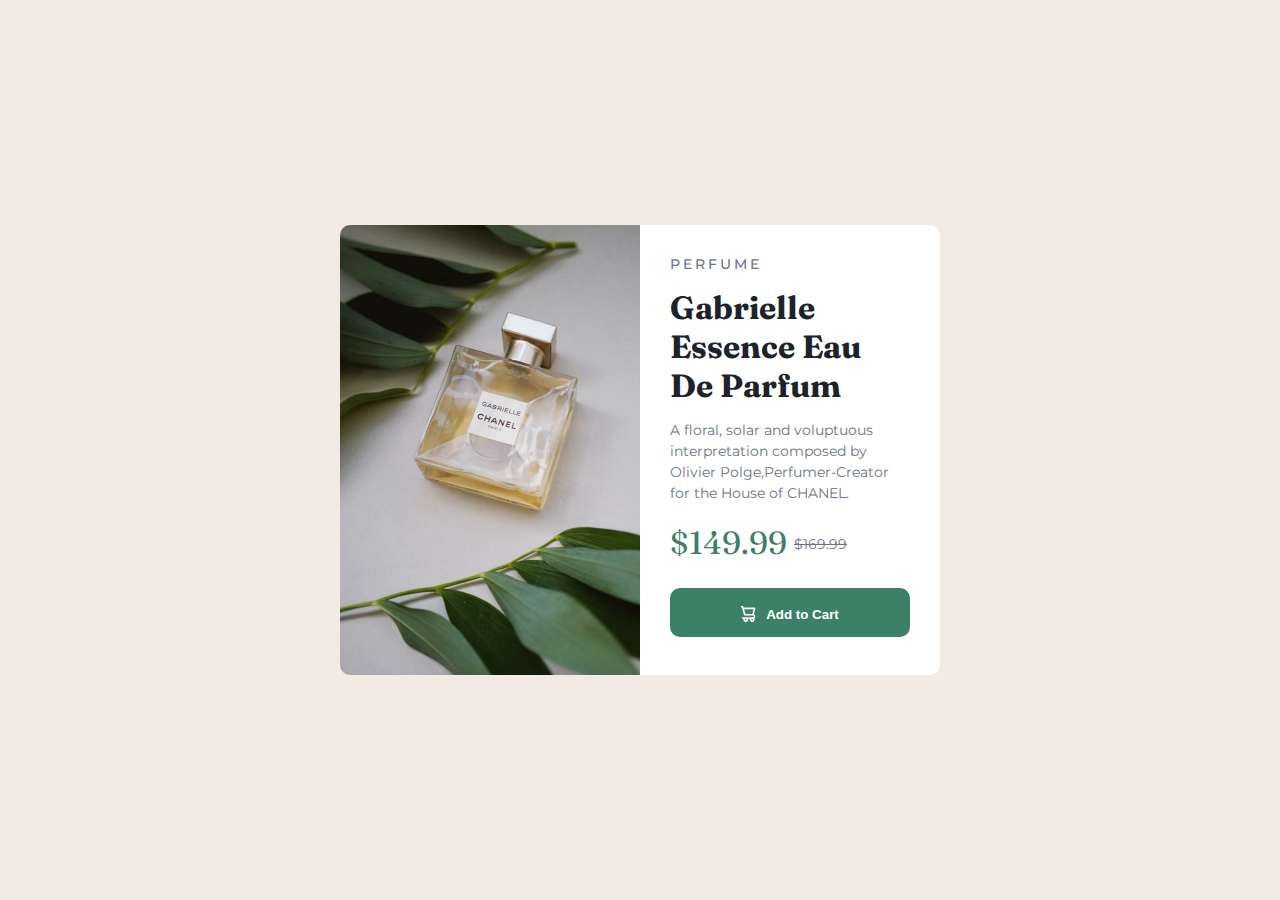
<file: 01-product-preview-card-component-main/index.html>
<!DOCTYPE html>
<html lang="en">

<head>
  <meta charset="UTF-8">
  <meta name="viewport" content="width=device-width, initial-scale=1.0">
  <link rel="icon" type="image/png" sizes="32x32" href="./images/favicon-32x32.png">
  <title>Frontend Mentor | Product preview card component</title>
  <link rel="stylesheet" href="style.css">
  <link rel="preconnect" href="https://fonts.googleapis.com">
  <link rel="preconnect" href="https://fonts.gstatic.com" crossorigin>
  <link
    href="https://fonts.googleapis.com/css2?family=Fraunces:opsz,wght@9..144,700&family=Montserrat:wght@400;500;700&display=swap"
    rel="stylesheet">

<body>

  <div class="card">
    <div class="card-img">
      <img class="desktop" src="images/image-product-desktop.jpg" alt="">
      <img class="mobile" src="images/image-product-mobile.jpg" alt="">
    </div>
    <div class="card-body">
      <h6>Perfume</h6>
      <h2>Gabrielle Essence Eau De Parfum</h2>
      <p>A floral, solar and voluptuous interpretation composed by Olivier Polge,Perfumer-Creator for the House of
        CHANEL.</p>
      <p class="price">$149.99 <span>$169.99</span></p>
      <button type="button"><img src="images/icon-cart.svg" alt="">Add to Cart</button>
    </div>
  </div>

</body>

</html>
</file>
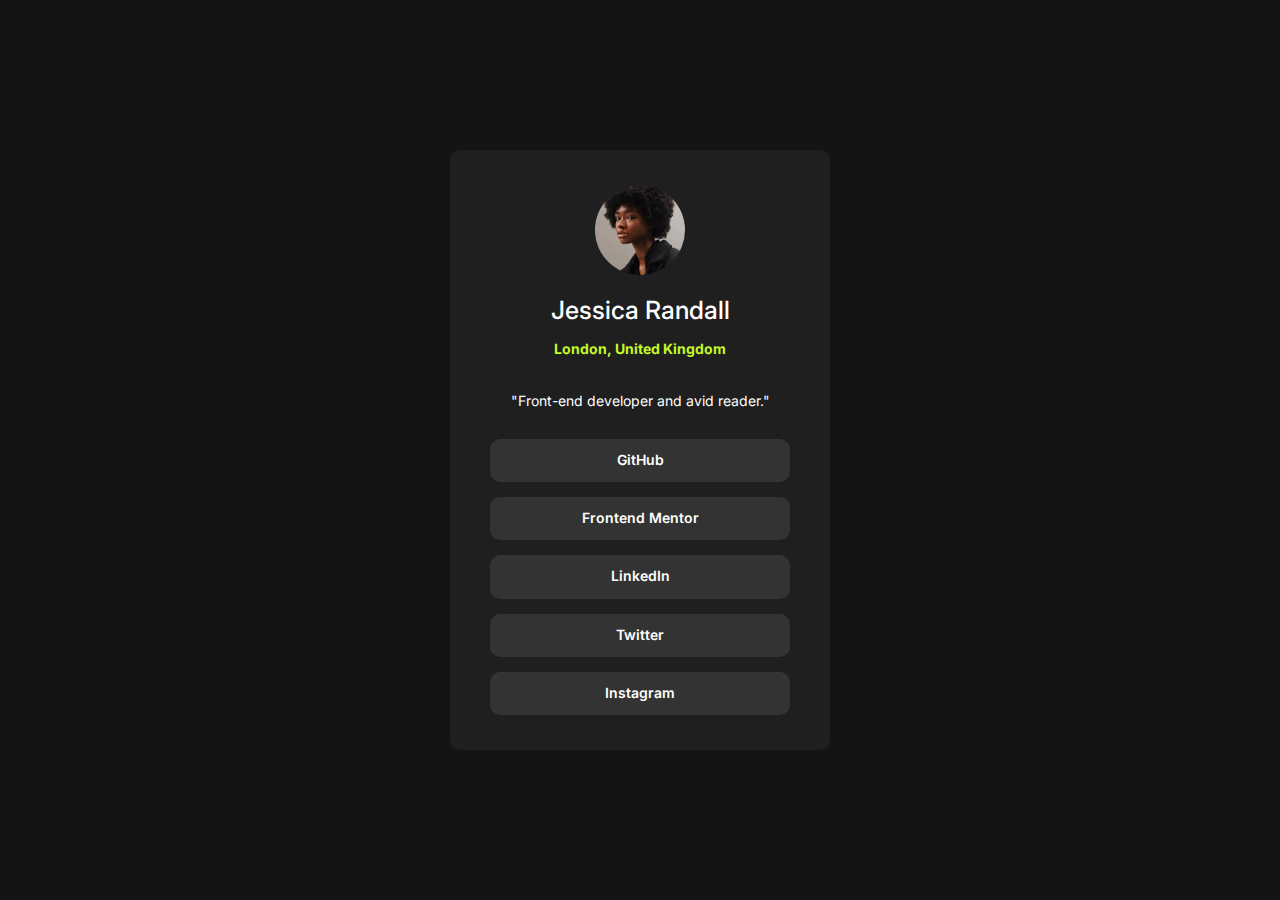
<file: 02-social-links-profile-main/index.html>
<!DOCTYPE html>
<html lang="en">
<head>
  <meta charset="UTF-8">
  <meta name="viewport" content="width=device-width, initial-scale=1.0">
  <link rel="icon" type="image/png" sizes="32x32" href="./assets/images/favicon-32x32.png">
  <title>Frontend Mentor | Social links profile</title>
  <link rel="stylesheet" href="style.css">
  <link rel="preconnect" href="https://fonts.googleapis.com">
  <link rel="preconnect" href="https://fonts.gstatic.com" crossorigin>
  <link href="https://fonts.googleapis.com/css2?family=Inter:wght@100..900&display=swap" rel="stylesheet">
</head>
<body>

  <div class="card">
    <img src="images/avatar-jessica.jpeg" alt="">
    <h1>Jessica Randall</h1>
    <h6>London, United Kingdom</h6>
    <p>"Front-end developer and avid reader."</p>
  <a href="#" class="btn">GitHub</a>
  <a href="#" class="btn">Frontend Mentor</a>
  <a href="#" class="btn">LinkedIn</a>
  <a href="#" class="btn">Twitter</a>
  <a href="#" class="btn">Instagram</a>
  </div>

</body>
</html>
</file>
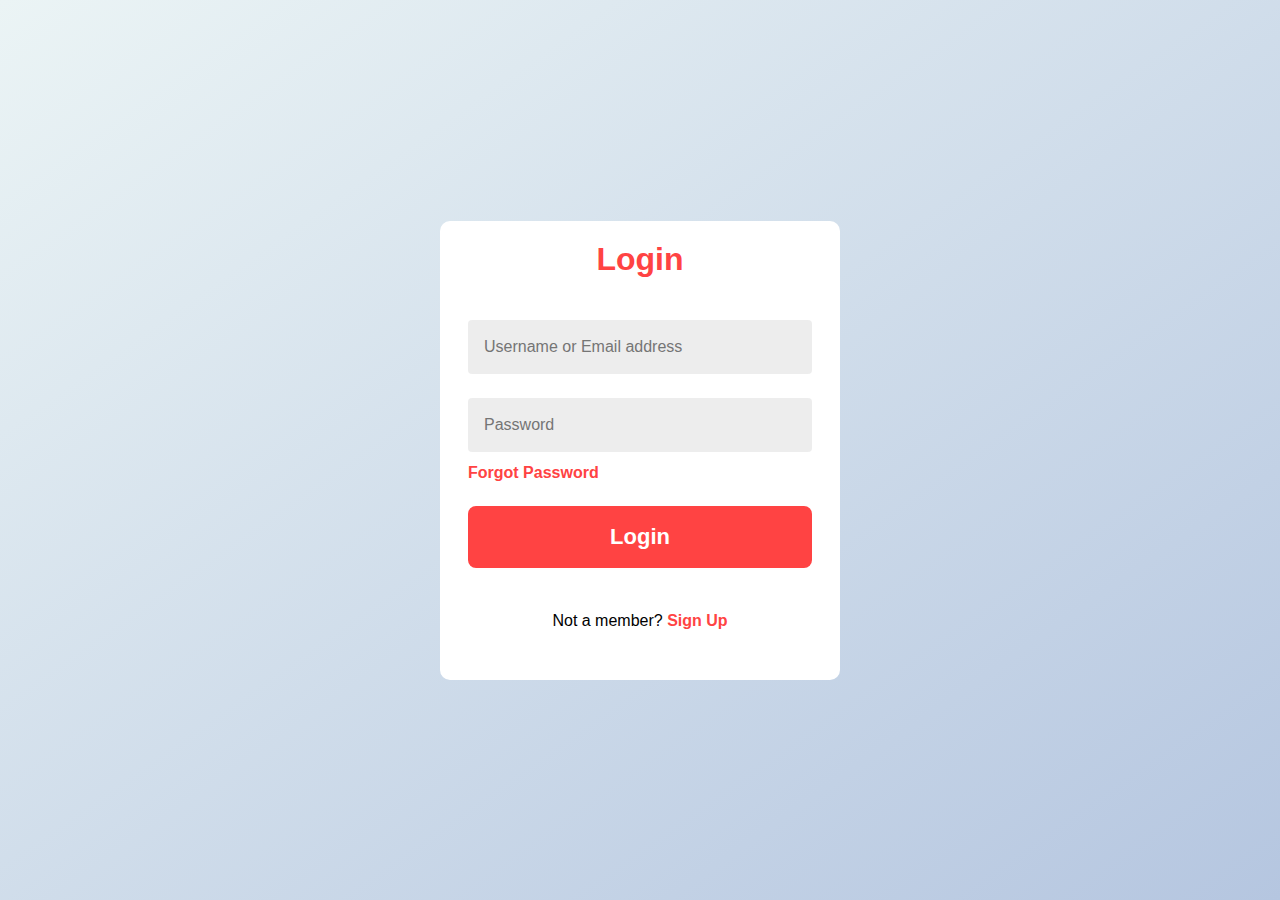
<file: 03-registion-form/index.html>
<!DOCTYPE html>
<html lang="en">

<head>
  <meta charset="UTF-8">
  <meta name="viewport" content="width=device-width, initial-scale=1.0">
  <title>Login Form</title>
  <link rel="stylesheet" href="style.css">
</head>

<body>
  <div class="container">
    <div class="form-box">
      <header>
        <h1 id="titel">Login</h1>
      </header>
      <form action="">
        <input type="text" placeholder="Name" id="nameField">
        <input type="email" placeholder="Username or Email address">
        <input type="password" placeholder="Password">
        <input type="password" placeholder="Conform Password" id="conPass">
        <a href="" class="forgot">Forgot Password</a>
        <input type="button" value="Login" id="signinBtn">
        <p class="signup">Not a member? <a href="#" id="signupBtn">Sign Up</a></p>
      </form>
    </div>
  </div>

  <script src="app.js"></script>
</body>

</html>
</file>
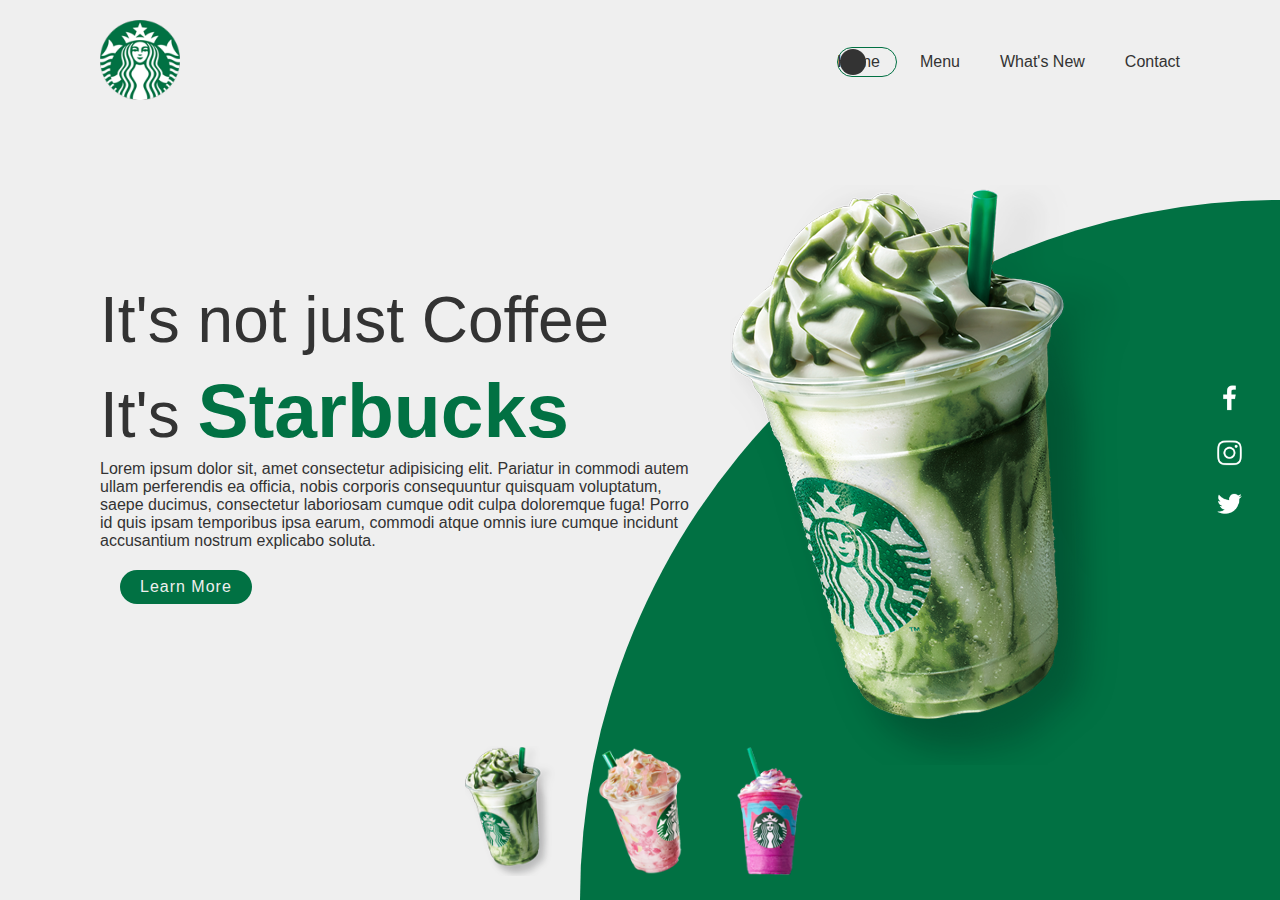
<file: 04-Starbucks-Landing-Page-Website/index.html>
<!DOCTYPE html>
<html lang="en">

<head>
  <meta charset="UTF-8">
  <meta name="viewport" content="width=device-width, initial-scale=1.0">
  <title>Starbucks Landing Page Website</title>
  <link rel="stylesheet" href="css/style.min.css">
</head>

<body>
  <section>
    <div class="circel"></div>
    <header>
      <a href="#"><img src="img/logo.png" class="logo"></a>
       
      <button type="button" onclick="toggleBtn()" id="btn"><span></span></button>

      <ul>
        <li><a href="#">Home</a></li>
        <li><a href="#">Menu</a></li>
        <li><a href="#">What's New</a></li>
        <li><a href="#">Contact</a></li>
      </ul>
    </header>

    <div class="content">
      <div class="tex-box">
        <h2>It's not just Coffee <br> It's <span>Starbucks</span></h2>
        <p>Lorem ipsum dolor sit, amet consectetur adipisicing elit. Pariatur in commodi autem ullam perferendis ea
          officia, nobis corporis consequuntur quisquam voluptatum, saepe ducimus, consectetur laboriosam cumque odit
          culpa doloremque fuga! Porro id quis ipsam temporibus ipsa earum, commodi atque omnis iure cumque incidunt
          accusantium nostrum explicabo soluta.</p>
        <a href="#">Learn More</a>
      </div>

      <div class="img-box">
        <img src="img/img1.png" class="starbucks">
      </div>
    </div>

    <ul class="thumb">
      <li><img src="img/thumb1.png" onclick="imgSlidr('img/img1.png');changeCircelColor('#017143')"></li>
      <li><img src="img/thumb2.png" onclick="imgSlidr('img/img2.png');changeCircelColor('#eb7495')"></li>
      <li><img src="img/thumb3.png" onclick="imgSlidr('img/img3.png');changeCircelColor('#d752b1')"></li>
    </ul>

    <ul class="sci">
      <li><a href="#"><img src="img/facebook.png"></a></li>
      <li><a href="#"><img src="img/instagram.png"></a></li>
      <li><a href="#"><img src="img/twitter.png "></a></li>
    </ul>
  </section>

  <script src="js/script.js"></script>
</body>

</html>
</file>
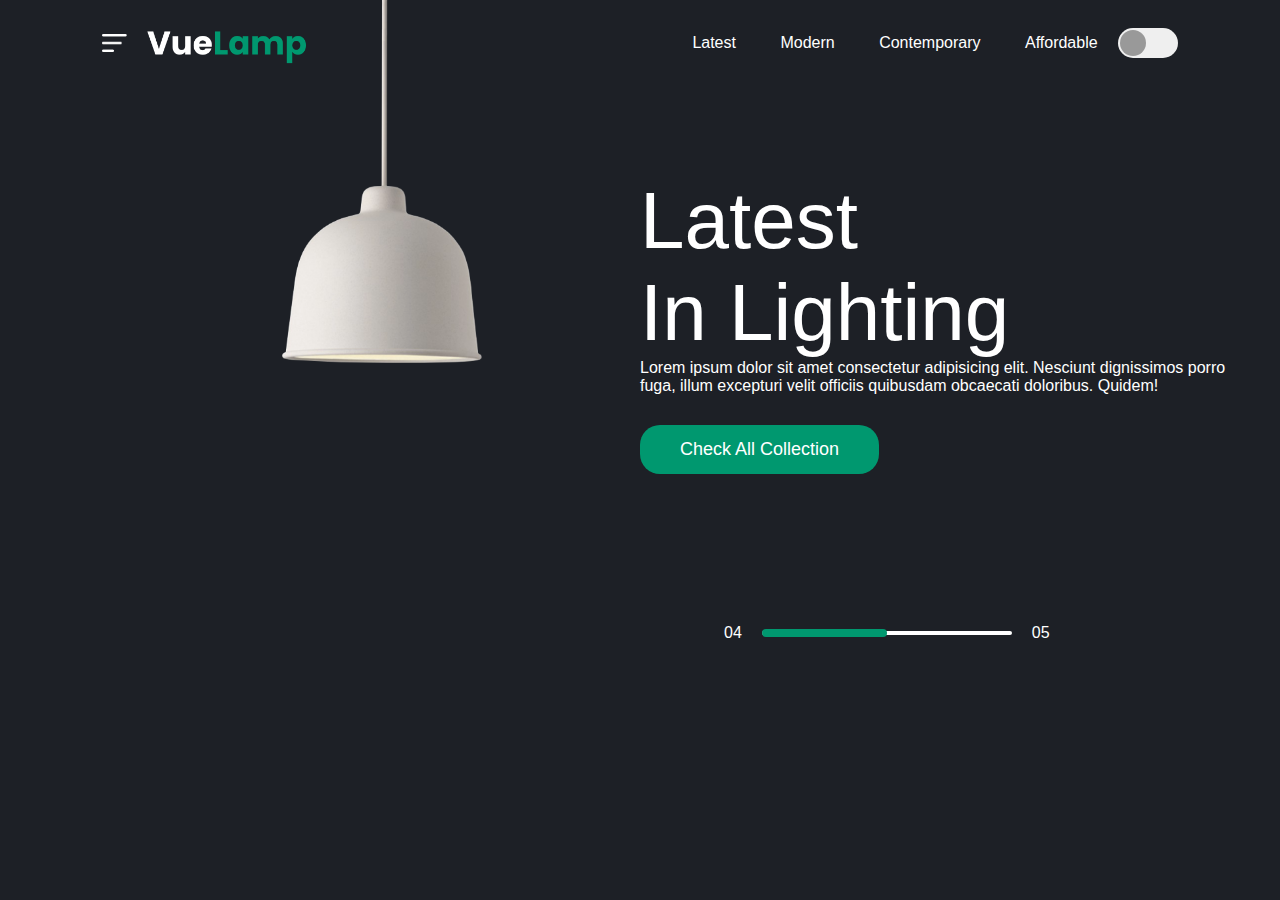
<file: 05-Vue-Lamp-Web/index.html>
<!DOCTYPE html>
<html lang="en">

<head>
  <meta charset="UTF-8">
  <meta name="viewport" content="width=device-width, initial-scale=1.0">
  <title>VueLamp by Sharif Adal</title>
  <link rel="stylesheet" href="css/style.css">
</head>

<body>
  <div class="hero">
    <nav>
      <img src="images/menu.png" class="menu-img">
      <img src="images/logo.png" class="logo">
      <ul>
        <li><a href="#">Latest</a></li>
        <li><a href="#">Modern</a></li>
        <li><a href="#">Contemporary</a></li>
        <li><a href="#">Affordable</a></li>
      </ul>
      <button type="button" onclick="toggleBtn()" id="btn"><span></span></button>
    </nav>

    <div class="lamp-container">
      <img src="images/lamp.png" class="lamp">
      <img src="images/light.png" class="light" id="light">
    </div>
    
    <div class="text-container">
      <h1>Latest<br>In Lighting</h1>
      <p>Lorem ipsum dolor sit amet consectetur adipisicing elit. Nesciunt dignissimos porro fuga, illum excepturi velit officiis quibusdam obcaecati doloribus. Quidem!</p>
      <a href="#">Check All Collection</a>
    </div>

    <div class="control">
      <p>04</p>
      <div class="line"><span></span></div>
      <p>05</p>
    </div>

  </div>

  <script src="script.js"></script>
</body>

</html>
</file>
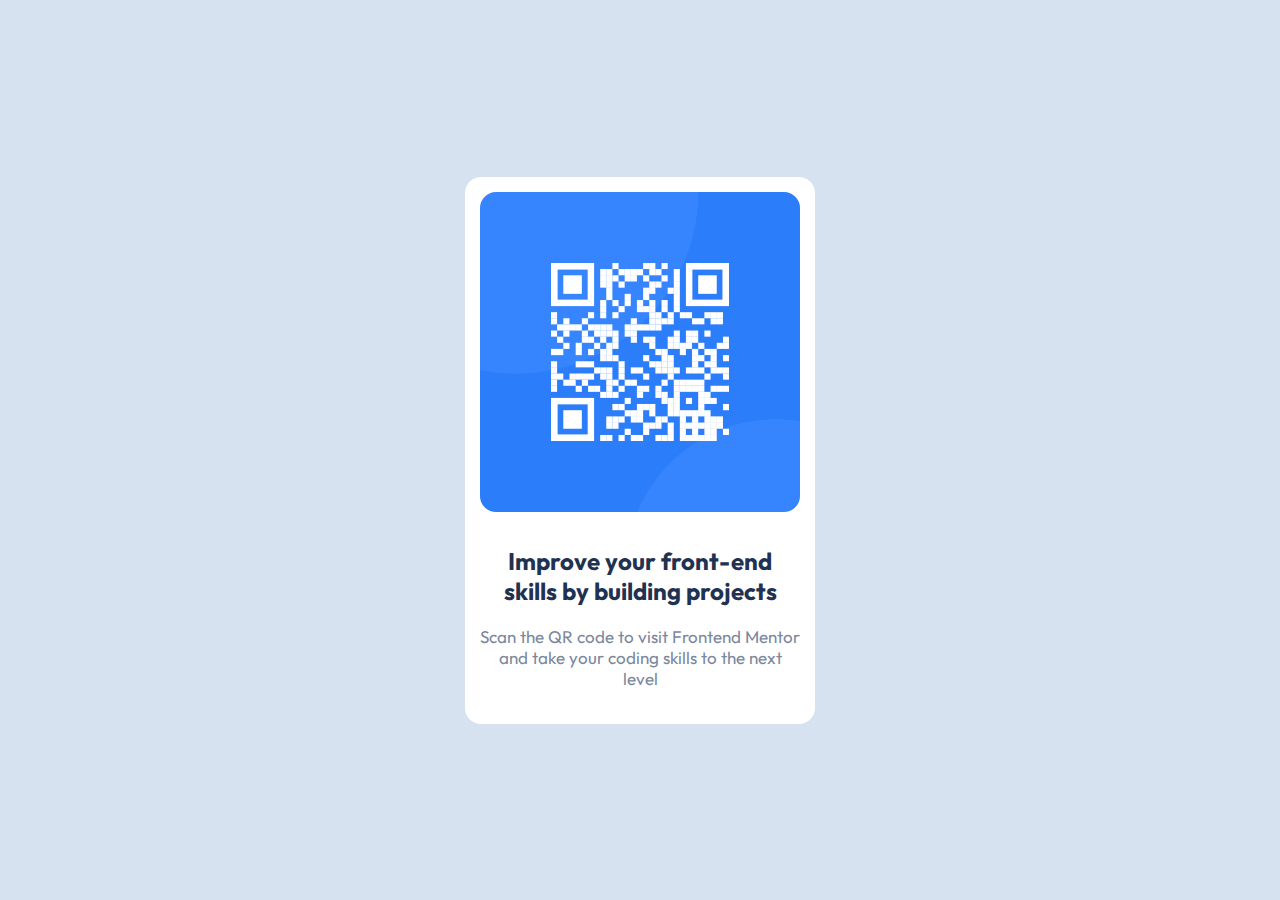
<file: 06-qr-code-component-main/index.html>
<!DOCTYPE html>
<html lang="en">

<head>
  <meta charset="UTF-8">
  <meta name="viewport" content="width=device-width, initial-scale=1.0">
  <link rel="icon" type="image/png" sizes="32x32" href="./images/favicon-32x32.png">
  <title>Frontend Mentor | QR code component</title>
  <link rel="stylesheet" href="style.css">
</head>

<body>
  <div class="container">
    <div class="img_cart">
      <img src="images/image-qr-code.png" alt="" class="img">
    </div>

    <div class="text_cart">
      <h2>Improve your front-end skills by building projects</h2>
      <p>Scan the QR code to visit Frontend Mentor and take your coding skills to the next level</p>
    </div>
  </div>
</body>

</html>
</file>
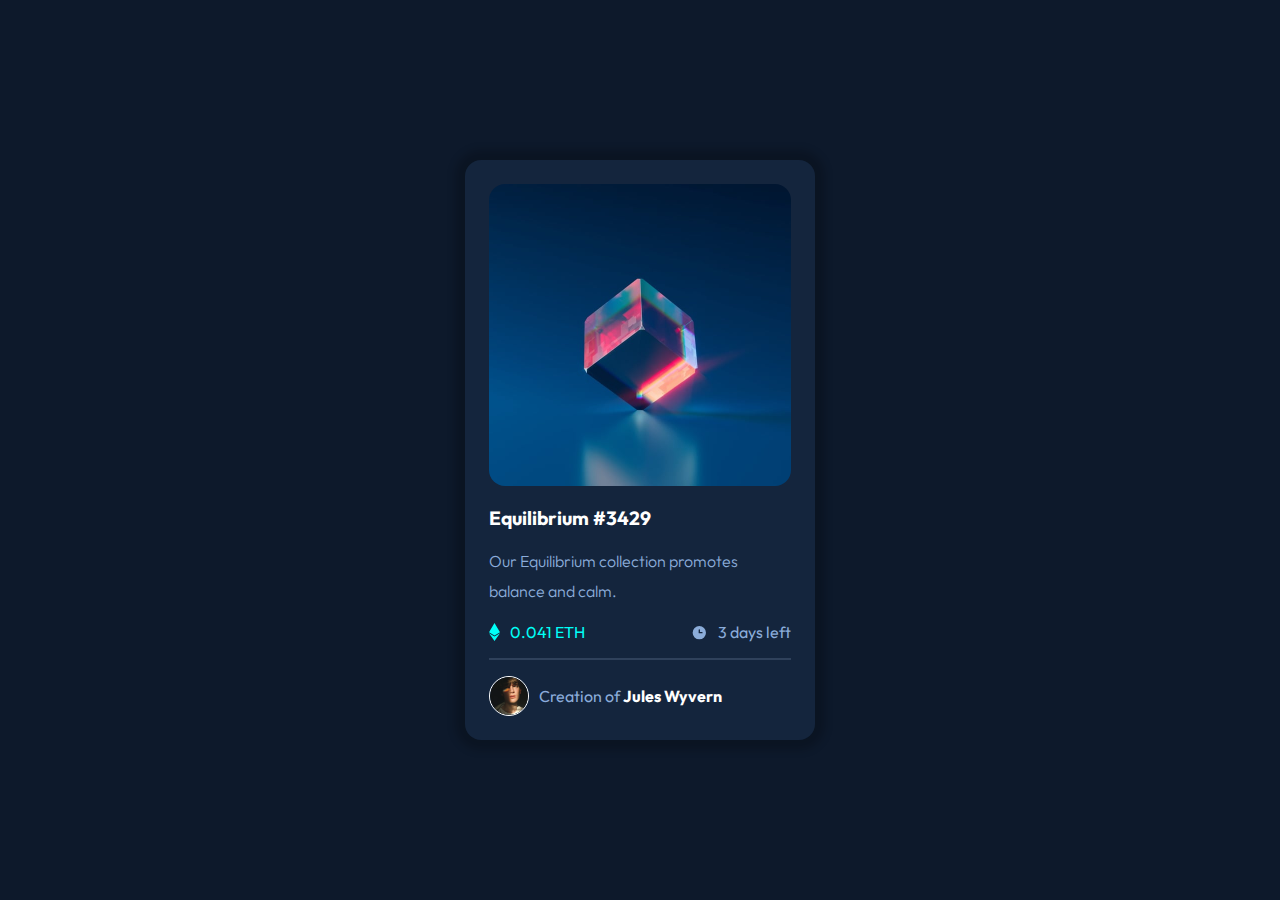
<file: 07-nft-preview-card-component-main/index.html>
<!DOCTYPE html>
<html lang="en">

<head>
  <meta charset="UTF-8" />
  <meta name="viewport" content="width=device-width, initial-scale=1.0" />
  <link rel="icon" type="image/png" sizes="32x32" href="./images/favicon-32x32.png" />
  <link rel="stylesheet" href="style.css" />
  <title>Frontend Mentor | NFT preview card component</title>
</head>

<body>
  <div class="card">
    <div class="card-container">
      <div class="header">
        <img src="./images/image-equilibrium.jpg" alt="img" class="main-img" />
        <div class="overlay"></div>
        <img src="./images/icon-view.svg" alt="view" class="view" />
      </div>
      <div class="main">
        <h2 class="title">Equilibrium #3429</h2>
        <p class="content">
          Our Equilibrium collection promotes balance and calm.
        </p>
        <div class="icons">
          <div class="eth">
            <img src="./images/icon-ethereum.svg" alt="eth" />
            <span>0.041 ETH</span>
          </div>
          <div class="time">
            <img src="./images/icon-clock.svg" alt="time" />
            <span>3 days left</span>
          </div>
        </div>
      </div>
      <div class="divider"></div>
      <div class="footer">
        <img src="./images/image-avatar.png" alt="avatar" />
        <p>Creation of <b>Jules Wyvern</b></p>
      </div>
    </div>
  </div>
</body>

</html>
</file>
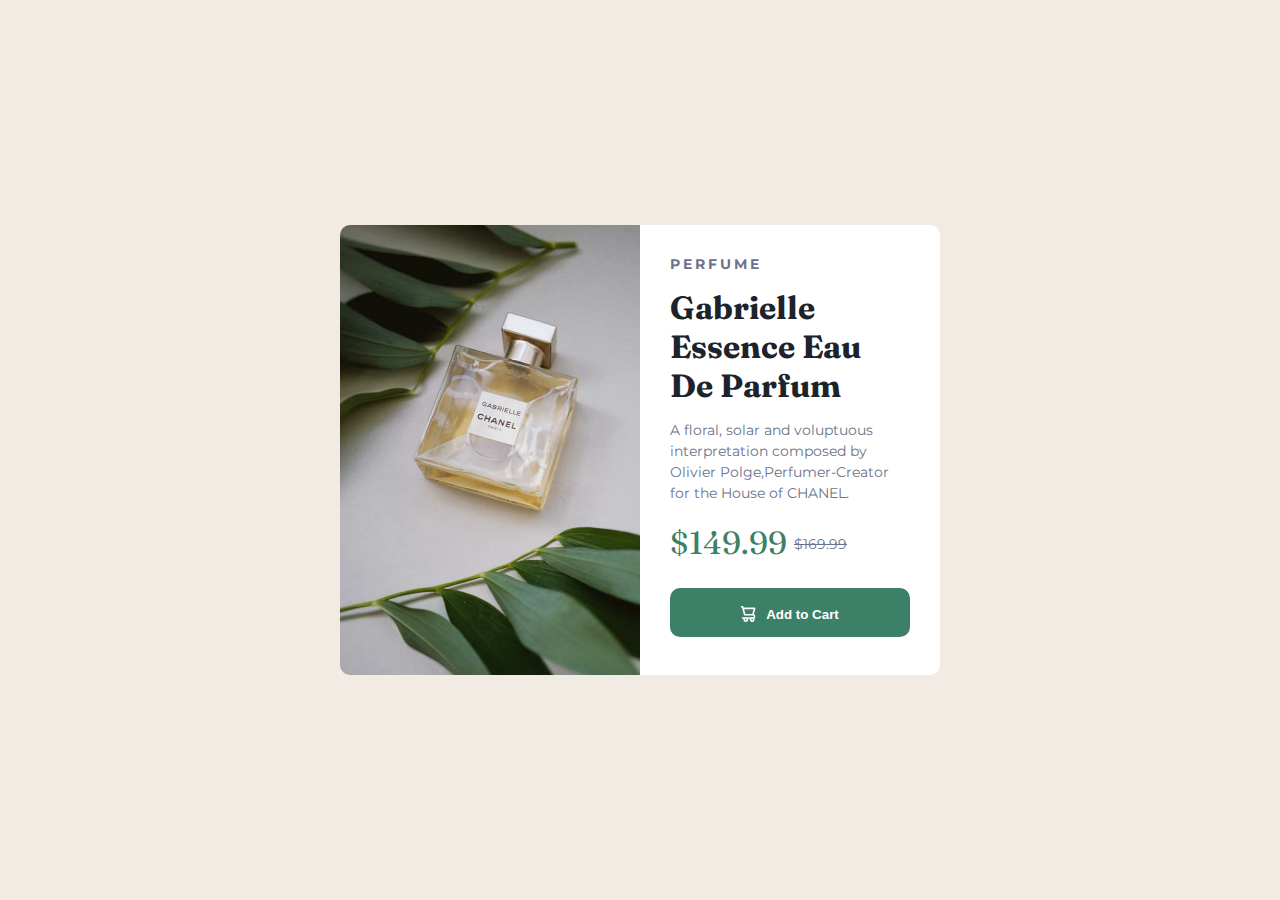
<file: product-preview-card-component-main/index.html>
<!DOCTYPE html>
<html lang="en">
<head>
  <meta charset="UTF-8">
  <meta name="viewport" content="width=device-width, initial-scale=1.0"> 
  <link rel="icon" type="image/png" sizes="32x32" href="./images/favicon-32x32.png">
  <title>Frontend Mentor | Product preview card component</title>
  <link rel="stylesheet" href="style.css">
  <link rel="preconnect" href="https://fonts.googleapis.com">
  <link rel="preconnect" href="https://fonts.gstatic.com" crossorigin>
  <link
    href="https://fonts.googleapis.com/css2?family=Fraunces:opsz,wght@9..144,700&family=Montserrat:wght@400;500;700&display=swap"
    rel="stylesheet">
<body>

<div class="card">
  <div class="card-img">
    <img class="desktop" src="images/image-product-desktop.jpg" alt="">
    <img class="mobile" src="images/image-product-mobile.jpg" alt="">
  </div>
  <div class="card-body">
    <h6>Perfume</h6>
    <h2>Gabrielle Essence Eau De Parfum</h2>
    <p>A floral, solar and voluptuous interpretation composed by Olivier Polge,Perfumer-Creator for the House of CHANEL.</p>
    <p class="price">$149.99 <span>$169.99</span></p>
    <button type="button"><img src="images/icon-cart.svg" alt="">Add to Cart</button>
  </div>
</div>

</body>
</html>
</file>
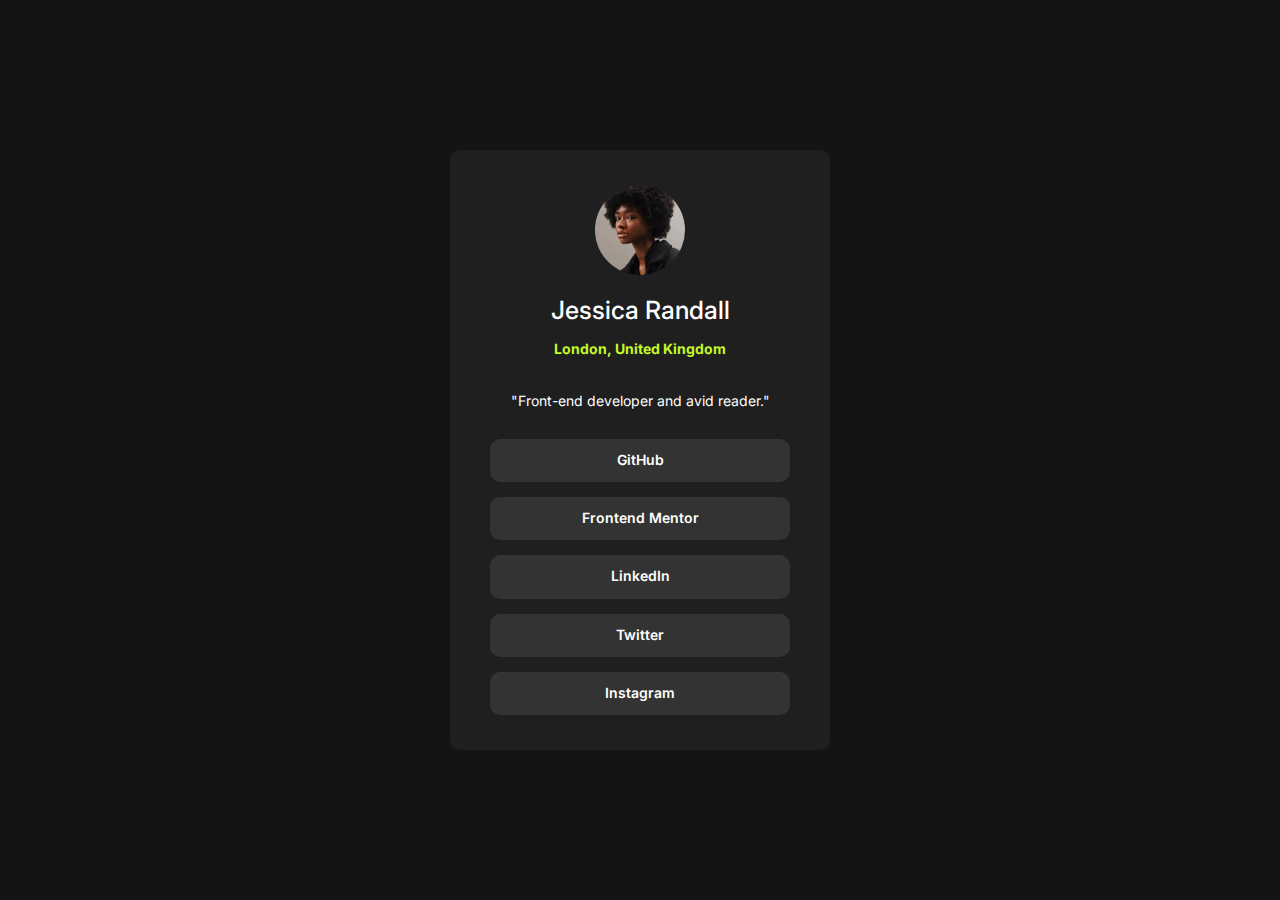
<file: social-links-profile-main/index.html>
<!DOCTYPE html>
<html lang="en">
<head>
  <meta charset="UTF-8">
  <meta name="viewport" content="width=device-width, initial-scale=1.0"> <!-- displays site properly based on user's device -->

  <link rel="icon" type="image/png" sizes="32x32" href="./assets/images/favicon-32x32.png">
  
  <title>Frontend Mentor | Social links profile</title>
  <link rel="stylesheet" href="style.css">
  <link rel="preconnect" href="https://fonts.googleapis.com">
  <link rel="preconnect" href="https://fonts.gstatic.com" crossorigin>
  <link href="https://fonts.googleapis.com/css2?family=Inter:wght@100..900&display=swap" rel="stylesheet">
</head>
<body>

  <div class="card">
    <img src="images/avatar-jessica.jpeg" alt="">
    <h1>Jessica Randall</h1>
    <h6>London, United Kingdom</h6>
    <p>"Front-end developer and avid reader."</p>
  <a href="#" class="btn">GitHub</a>
  <a href="#" class="btn">Frontend Mentor</a>
  <a href="#" class="btn">LinkedIn</a>
  <a href="#" class="btn">Twitter</a>
  <a href="#" class="btn">Instagram</a>
  </div>

</body>
</html>
</file>
<file: 01-product-preview-card-component-main/style.css>
:root {
  --primaryFont: "Montserrat", sans-serif;
  --secFont: "Fraunces", serif;

  --darCyan: hsl(158, 36%, 37%);
  --cream: hsl(30, 38%, 92%);
  --veryDarkBlue: hsl(212, 21%, 14%);
  --darkGrayishBlue: hsl(228, 12%, 48%);
  --white: hsl(0, 0%, 100%);
}

*,
*::after,
*::before {
  margin: 0;
  padding: 0;
  box-sizing: border-box;
  list-style: none;
}

html,
body {
  height: 100%;
}
body {
  font-family: var(--primaryFont);
  font-weight: 400;
  font-size: 14px;
  background: var(--cream);
  display: flex;
  justify-content: center;
  align-items: center;
}
h1,
h2,
h3,
h4,
h5,
h6 {
  font-family: var(--secFont);
  font-weight: 700;
  margin-bottom: 15px;
}
p {
  font-weight: 400;
  margin-bottom: 15px;
}
img {
  max-width: 100%;
}
.card {
  width: 600px;
  display: flex;
}
.card-img {
  flex-basis: 50%;
}
.card-img img.desktop {
  border-radius: 10px 0 0 10px;
  display: block;
}
.card-img img.mobile {
  border-radius: 10px 10px 0 0;
  display: none;
}
.card-body {
  flex-basis: 50%;
  background: var(--white);
  border-radius: 0 10px 10px 0;
  padding: 30px;
}
.card-body h6 {
  color: var(--darkGrayishBlue);
  font-family: var(--primaryFont);
  font-size: 14px;
  font-weight: 500;
  text-transform: uppercase;
  letter-spacing: 3px;
}
.card-body h2 {
  color: var(--veryDarkBlue);
  font-size: 32px;
}
.card-body p {
  font-size: 14px;
  color: var(--darkGrayishBlue);
  line-height: 1.5em;
}
.card-body p.price {
  font-family: var(--secFont);
  font-size: 32px;
  color: var(--darCyan);
}
.card-body p.price span {
  font-family: var(--primaryFont);
  font-size: 14px;
  color: var(--darkGrayishBlue);
  text-decoration: line-through;
  position: relative;
  top: -5px;
}
.card-body button {
  background: var(--darCyan);
  border: 0;
  width: 100%;
  padding: 15px;
  border-radius: 10px;
  color: var(--white);
  font-weight: 700;
}
.card-body button img {
  display: inline-block;
  padding-right: 10px;
  position: relative;
  top: 3px;
}

/* Responsive */
@media only screen and (max-width: 600px) {
  body {
    align-items: flex-start;
  }
  .card {
    width: 90%;
    flex-direction: column;
    margin-top: 20px;
  }
  .card-img img.desktop {
    display: none;
  }
  .card-img img.mobile {
    display: block;
  }
  .card-body {
    border-radius: 0 0 10px 10px;
  }
}
</file>
<file: 02-social-links-profile-main/style.css>
:root{
    --pimaryFont:"Inter", sans-serif;
    --green: hsl(75, 94%, 57%);
    --white: hsl(0, 0%, 100%);
    --grey: hsl(0, 0%, 20%);
    --darkGrey: hsl(0, 0%, 12%);
    --offBlack: hsl(0, 0%, 8%);
}
*,*::after,*::before{
    padding: 0;
    margin: 0;
    box-sizing: border-box;
    list-style: none;
}
html,body{
    height: 100%;
}
body{
    font-family: var(--pimaryFont);
    font-weight: 400;
    font-size: 14px;
    display: flex;
    justify-content: center;
    align-items: center;
    background: var(--offBlack);
    color: var(--white);
}
h1,h2,h3,h4,h5,h6{
    font-family:var(--pimaryFont);
    font-weight: 700;
    margin-bottom: 15px;
}
p{
    font-weight: 400;
    margin-bottom: 15px;

}
.card{
    justify-content: center;
    text-align: center;
    align-items: center;
    display: flex;
    flex-direction: column;
    background:var(--darkGrey);
    border-radius: 10px;
    width: 380px;
    height: 600px;
    padding: 35px;
}
div img{
    height: 90px;
    width: 90px;
    border-radius: 50%;
    display: block;
    margin-bottom: 20px;
}
div h1{
    font-weight: 500;
    font-size: 25px;
}
div h6{
    color:var(--green);
    font-size: 14px;
}
div p{
    margin-top: 20px;
}
.btn{
    text-decoration: none;
    color: var(--white);
    background:var(--grey);
    font-weight: 600;
    width:300px;
    height: 50px;
    border-radius: 10px;
    margin-top: 15px;
    padding-top: 12px;
}
.btn:hover{
    background:var(--green);
    color: var(--darkGrey);

}
</file>
<file: 03-registion-form/style.css>
:root {
  --primaryColor: #FF4343;
  --secColor: #D13438;
  --witeColor: #ffffff;
  --darkColor: #a3a3a331;
}
*,
*::after,
*::before {
  padding: 0;
  margin: 0;
  box-sizing: border-box;
  font-family: sans-serif;
  text-decoration: none;
}
.container {
  width: 100%;
  height: 100vh;
  display: flex;
  background: linear-gradient(to right bottom, #ebf4f5, #b5c6e0);
  justify-content: center;
  align-items: center;
}
.form-box {
  width: 60%;
  max-width: 400px;
  background-color: var(--witeColor);
  border-radius: 10px;
  padding: 20px 28px;
  margin-inline: 20px;
}
.form-box header h1 {
  text-align: center;
  color: var(--primaryColor);
}
.form-box form {
  margin-block: 30px;
}
#conPass{
  display: none;
}
input {
  width: 100%;
  padding: 18px 16px;
  border: none;
  outline: none;
  border-radius: 4px;
  background-color: var(--darkColor);
  font-size: 16px;
  margin: 12px 0;
}
input[type="text"] {
  display: none;
}
a {
  font-size: 14px;
  color: var(--darkColor);
}
input[type="button"] {
  font-size: 22px;
  font-weight: 700;
  margin-block: 24px;
  background-color: var(--primaryColor);
  color: var(--witeColor);
  border-radius: 8px;
  cursor: pointer;
  transition: 0.5s;
}
input[type="button"]:hover {
  background-color: var(--secColor);
}
.signup {
  text-align: center;
  margin-block: 20px;
}
.signup a,
.forgot {
  font-size: 16px;
  font-weight: 700;
  color: var(--primaryColor);
}

.signup a:hover {
  color: var(--secColor);
  cursor: pointer;
  text-decoration: underline 2px;
  text-underline-offset: 3.5px;
}
.forgot:hover {
  color: var(--secColor);
  cursor: pointer;
  text-decoration: underline 2px;
  text-underline-offset: 3.5px;
}

@media screen and (max-width: 700px) {
  .form-box {
    width: 100%;
  }
}
</file>
<file: 05-Vue-Lamp-Web/css/style.css>
*,
*::after,
*::before {
  padding: 0;
  margin: 0;
  box-sizing: border-box;
  font-family: "poppins", sans-serif;
}
html,
body {
  width: 100%;
  height: 100vh;
}
.hero {
  background: #1d2026;
  min-height: 100vh;
  width: 100%;
  color: #ffffff;
  position: relative;
}
nav {
  display: flex;
  align-items: center;
  padding: 20px 8%;
}
nav .menu-img {
  width: 25px;
  margin-right: 20px;
  cursor: pointer;
}
nav .logo {
  width: 160px;
  cursor: pointer;
}
button {
  background: #efefef;
  height: 30px;
  width: 60px;
  border-radius: 20px;
  border: 0;
  outline: 0;
  cursor: pointer;
  transition: background 0.5s;
}
button span {
  display: block;
  background: #999999;
  height: 26px;
  width: 26px;
  border-radius: 50%;
  margin-left: 2px;
  transition: background 0.5s, margin-left 0.5s;
}
nav ul {
  flex: 1;
  text-align: right;
}
nav ul li {
  display: inline-block;
  list-style: none;
  margin: 10px;
}
nav ul li a {
  text-decoration: none;
  color: #ffffff;
  padding: 10px;
}
nav ul li a:hover {
  background: #06674d;
  border-radius: 10px;
}

.lamp-container {
  position: absolute;
  top: -20px;
  left: 22%;
  width: 200px;
}
.lamp-container .lamp {
  width: 100%;
}
.lamp-container .light {
  position: absolute;
  top: 97%;
  left: 50%;
  transform: translateX(-50%);
  width: 700px;
  margin-left: -10px;
  display: none;
  transition: opacity 0.5s;
}

.text-container {
  max-width: 600px;
  margin-top: 7%;
  margin-left: 50%;
}
.text-container h1 {
  font-size: 80px;
  font-weight: 400;
}
.text-container a {
  font-size: 18px;
  text-decoration: none;
  background: #00986f;
  padding: 14px 40px;
  display: inline-block;
  color: #ffffff;
  margin-top: 30px;
  border-radius: 20px;
}
.text-container a:hover {
  background: #06674d;
}

.control {
  display: flex;
  align-items: center;
  justify-content: flex-end;
  margin-top: 150px;
  margin-right: 18%;
}
.control .line {
  width: 250px;
  height: 4px;
  background: #ffffff;
  margin: 0 20px;
  border-radius: 2px;
}
.control .line span {
  width: 50%;
  height: 8px;
  margin-top: -2px;
  border-radius: 4px;
  background: #00986f;
  display: block;
}

/* Script */
.active {
  background: #06674d;
}
.active span {
  background: #ffffff;
  margin-left: 31px;
}
.on{
  display: block;
}
</file>
<file: 06-qr-code-component-main/style.css>
@import url("https://fonts.googleapis.com/css2?family=Outfit:wght@100..900&display=swap");
*,
*::after,
*::before {
  padding: 0;
  margin: 0;
  box-sizing: border-box;
  font-family: "Outfit", sans-serif;
}
:root {
  --white: hsl(0, 0%, 100%);
  --lightGray: hsl(212, 45%, 89%);
  --grayishBlue: hsl(220, 15%, 55%);
  --darkBlue: hsl(218, 44%, 22%);
}
html,
body {
  width: 100%;
  height: 100vh;
  background: var(--lightGray);
  display: flex;
  align-items: center;
  justify-content: center;
}

.container {
  width: 350px;
  height: auto;
  background: var(--white);
  border-radius: 1rem;
  padding: 15px;
}
.img_cart .img {
  width: 100%;
  height: auto;
  align-items: center;
  border-radius: 1rem;
  margin-bottom: 10px;
}
.text_cart h2{
  text-align: center;
  color: var(--darkBlue);
  margin: 20px 0;
  font-weight: 700;
}
.text_cart p{
  text-align: center;
  font-size: 17px;
  color: var(--grayishBlue);
  margin-bottom: 20px;
  font-weight: 400;
}
</file>
<file: 07-nft-preview-card-component-main/style.css>
@import url("https://fonts.googleapis.com/css2?family=Outfit:wght@300;400;600&display=swap");
:root {
  --Soft-blue: hsl(215, 51%, 70%);
  --Cyan: hsl(178, 100%, 50%);
  --Very-dark-blue-main-BG: hsl(217, 54%, 11%);
  --Very-dark-blue-card-BG: hsl(216, 50%, 16%);
  --Very-dark-blue-line: hsl(215, 32%, 27%);
  --White: hsl(0, 0%, 100%);
}
* {
  font-family: "Outfit", sans-serif;
  padding: 0;
  box-sizing: border-box;
  margin: 0;
}
img {
  max-width: 100%;
}
body {
  min-height: 100vh;
  display: flex;
  align-items: center;
  justify-content: center;
  background-color: var(--Very-dark-blue-main-BG);
}
.card {
  background-color: var(--Very-dark-blue-card-BG);
  box-shadow: 0px 0px 8px 10px rgba(0, 0, 0, 0.2);
  width: 350px;
  border-radius: 1rem;
}
.card-container {
  display: flex;
  flex-direction: column;
  gap: 1rem;
  padding: 1.5rem;
}
.header {
  position: relative;
  cursor: pointer;
}
.main-img {
  border-radius: 1rem;
}
.overlay {
  background-color: var(--Cyan);
  opacity: 40%;
  position: absolute;
  top: 0;
  bottom: 2px;
  left: 0;
  right: 0;
  border-radius: 1rem;
  display: none;
}
.view {
  position: absolute;
  top: 50%;
  left: 50%;
  transform: translate(-50%, -50%);
  display: none;
}
.header:hover .overlay,
.header:hover .view {
  display: block;
}
.main {
  display: flex;
  flex-direction: column;
  gap: 1rem;
}
.main h2 {
  display: inline-block;
  font-size: 1.2rem;
  color: var(--White);
  cursor: pointer;
}
.title:hover {
  color: var(--Cyan);
}
.content {
  color: var(--Soft-blue);
  line-height: 30px;
  font-weight: 300;
}
.icons {
  display: flex;
  align-items: center;
  justify-content: space-between;
}
.icons div {
  display: flex;
  align-items: center;
  gap: 10px;
}
.eth {
  color: var(--Cyan);
}
.time {
  color: var(--Soft-blue);
}
.divider {
  width: 100%;
  height: 2px;
  background-color: var(--Very-dark-blue-line);
}
.footer {
  display: flex;
  align-items: center;
  gap: 10px;
}
.footer img {
  width: 40px;
  border: 1px solid var(--White);
  border-radius: 50%;
}
.footer p {
  color: var(--Soft-blue);
}
.footer b {
  color: var(--White);
  cursor: pointer;
}
.footer b:hover {
  color: var(--Cyan);
}
</file>
<file: product-preview-card-component-main/style.css>
:root {
    --primaryFont: 'Montserrat', sans-serif;
    --secFont: 'Fraunces', serif;

    --darCyan: hsl(158, 36%, 37%);
    --cream: hsl(30, 38%, 92%);
    --veryDarkBlue: hsl(212, 21%, 14%);
    --darkGrayishBlue: hsl(228, 12%, 48%);
    --white: hsl(0, 0%, 100%);
}

*,*::after,*::before{
    margin: 0;
    padding: 0;
    box-sizing: border-box;
    list-style: none;
}

html,body{
    height: 100%;
}
body{
    font-family: var(--primaryFont);
    font-weight: 400;
    font-size: 14px;
    background:var(--cream);
    display: flex;
    justify-content: center;
    align-items: center;
}
h1,h2,h3,h4,h5,h6{
    font-family: var(--secFont);
    font-weight: 700;
    margin-bottom: 15px;
}
p{
    font-weight: 400;
    margin-bottom: 15px;
}
img{
    max-width: 100%;
}
.card{
    width: 600px;
    display: flex;
}
.card-img{
    flex-basis: 50%;
}
.card-img img.desktop{
    border-radius: 10px 0 0 10px;
    display: block;
}
.card-img img.mobile{
    border-radius: 10px 10px 0 0;
    display: none;
}
.card-body{
    flex-basis: 50%;
    background: var(--white);
    border-radius: 0 10px 10px 0;
    padding: 30px;
}
.card-body h6{
    color: var(--darkGrayishBlue);
    font-family: var(--primaryFont);
    font-size: 14px;
    font-family: 500;
    text-transform: uppercase;
    letter-spacing: 3px;
}
.card-body h2{
    color: var(--veryDarkBlue);
    font-size: 32px;
}
.card-body p{
    font-size: 14px;
    color: var(--darkGrayishBlue);
    line-height: 1.5em;
}
.card-body p.price{
    font-family: var(--secFont);
    font-size: 32px;
    color: var(--darCyan);
}
.card-body p.price span{
    font-family: var(--primaryFont);
    font-size: 14px;
    color: var(--darkGrayishBlue);text-decoration: line-through;
    position: relative;
    top: -5px;
}
.card-body button{
    background: var(--darCyan);
    border: 0;
    width: 100%;
    padding: 15px;
    border-radius: 10px;
    color: var(--white);
    font-weight: 700;
}
.card-body button img{
    display: inline-block;
    padding-right: 10px;
    position: relative;
    top: 3px;
}


/* Responsive */
@media only screen and (max-width:600px) {
    body{
        align-items: flex-start;
    }
    .card{
        width: 90%;
        flex-direction: column;
        margin-top: 20px;
    }
    .card-img img.desktop{
        display: none;
    }
    .card-img img.mobile{
        display: block;
    }
    .card-body{
        border-radius: 0 0 10px 10px;
    }
}
</file>
<file: social-links-profile-main/style.css>
:root{
    --pimaryFont:"Inter", sans-serif;
    --green: hsl(75, 94%, 57%);
    --white: hsl(0, 0%, 100%);
    --grey: hsl(0, 0%, 20%);
    --darkGrey: hsl(0, 0%, 12%);
    --offBlack: hsl(0, 0%, 8%);
}
*,*::after,*::before{
    padding: 0;
    margin: 0;
    box-sizing: border-box;
    list-style: none;
}
html,body{
    height: 100%;
}
body{
    font-family: var(--pimaryFont);
    font-weight: 400;
    font-size: 14px;
    display: flex;
    justify-content: center;
    align-items: center;
    background: var(--offBlack);
    color: var(--white);
}
h1,h2,h3,h4,h5,h6{
    font-family:var(--pimaryFont);
    font-weight: 700;
    margin-bottom: 15px;
}
p{
    font-weight: 400;
    margin-bottom: 15px;

}
.card{
    justify-content: center;
    text-align: center;
    align-items: center;
    display: flex;
    flex-direction: column;
    background:var(--darkGrey);
    border-radius: 10px;
    width: 380px;
    height: 600px;
    padding: 35px;
}
div img{
    height: 90px;
    width: 90px;
    border-radius: 50%;
    display: block;
    margin-bottom: 20px;
}
div h1{
    font-weight: 500;
    font-size: 25px;
}
div h6{
    color:var(--green);
    font-size: 14px;
}
div p{
    margin-top: 20px;
}
.btn{
    text-decoration: none;
    color: var(--white);
    background:var(--grey);
    font-weight: 600;
    width:300px;
    height: 50px;
    border-radius: 10px;
    margin-top: 15px;
    padding-top: 12px;
}
.btn:hover{
    background:var(--green);
    color: var(--darkGrey);

}
</file>
<file: 04-Starbucks-Landing-Page-Website/css/style.min.css>
@import "https://fonts.googleapis.com/css2?family=Poppins:ital,wght@0,100;0,200;0,300;0,400;0,500;0,600;0,700;0,800;0,900;1,100;1,200;1,300;1,400;1,500;1,600;1,700;1,800;1,900&display=swap";
:root {
  --whiteColor: #efefef;
  --darkColor: #333333;
  --greenColor: #017143;
}
.darkMode {
  --whiteColor: #333333;
  --darkColor: #efefef;
}
.activeBtn {
  background: var(--darkColor);
}
.activeBtn span {
  background: var(--whiteColor);
  margin-left: 31px;
}
*,
*::after,
*::before {
  padding: 0;
  margin: 0;
  box-sizing: border-box;
  font-family: "poppins" sans-serif;
  font-family: Arial, Helvetica, sans-serif;
}
html,
body {
  width: 100%;
  height: 100vh;
}
section {
  position: relative;
  width: 100%;
  min-height: 100vh;
  padding: 100px;
  display: flex;
  justify-content: space-between;
  align-items: center;
  background: var(--whiteColor);
}
.circel {
  position: absolute;
  top: 0;
  left: 0;
  width: 100%;
  height: 100%;
  background: var(--greenColor);
  -webkit-clip-path: circle(700px at right 900px);
  clip-path: circle(700px at right 900px);
}
header {
  position: absolute;
  top: 0;
  left: 0;
  width: 100%;
  padding: 20px 100px;
  display: flex;
  justify-content: space-between;
  align-items: center;
}
header .logo {
  position: relative;
  max-width: 80px;
}
header button {
  position: relative;
  left: 35%;
  background: var(--whiteColor);
  height: 30px;
  width: 60px;
  border-radius: 20px;
  border: 1px solid var(--greenColor);
  outline: 0;
  cursor: pointer;
  transition: background 0.5s;
  text-align: left;
}
header button span {
  display: block;
  background: var(--darkColor);
  height: 26px;
  width: 26px;
  border-radius: 50%;
  margin-left: 2px;
  transition: background 0.5s, margin-left 0.5s;
}
header ul {
  position: relative;
  display: flex;
}
header ul li {
  list-style: none;
}
header ul li a {
  text-decoration: none;
  display: inline-block;
  color: var(--darkColor);
  font-weight: 400;
  margin-left: 40px;
}
.content {
  position: relative;
  width: 100%;
  display: flex;
  justify-content: space-between;
  align-items: center;
}
.content .tex-box {
  position: relative;
  max-width: 600px;
}
.content .tex-box h2 {
  color: var(--darkColor);
  font-size: 4em;
  line-height: 1.4em;
  font-weight: 500;
}
.content .tex-box h2 span {
  color: var(--greenColor);
  font-size: 1.2em;
  font-weight: 900;
}
.content .tex-box p {
  color: var(--darkColor);
}
.content .tex-box a {
  display: inline-block;
  margin: 20px;
  padding: 8px 20px;
  background: var(--greenColor);
  color: var(--whiteColor);
  border-radius: 40px;
  font-weight: 500;
  letter-spacing: 1px;
  text-decoration: none;
}
.content .img-box {
  width: 600px;
  display: flex;
  justify-content: flex-end;
  padding-right: 50px;
  margin-top: 50px;
}
.content .img-box img {
  max-width: 400px;
}
.thumb {
  position: absolute;
  left: 50%;
  bottom: 20px;
  transform: translateX(-50%);
  display: flex;
}
.thumb li {
  list-style: none;
  display: inline-block;
  margin: 0 20px;
  cursor: pointer;
  transition: 0.5s;
}
.thumb li :hover {
  transform: translateY(-25px);
  transition: transform 0.3s;
}
.thumb li img {
  max-width: 90px;
}
.sci {
  position: absolute;
  top: 50%;
  right: 30px;
  transform: translateY(-50%);
  display: flex;
  justify-content: center;
  align-items: center;
  flex-direction: column;
}
.sci li {
  list-style: none;
}
.sci li a {
  display: inline-block;
  margin: 5px 0;
  transform: scale(0.6);
  filter: invert(1);
}
</file>
